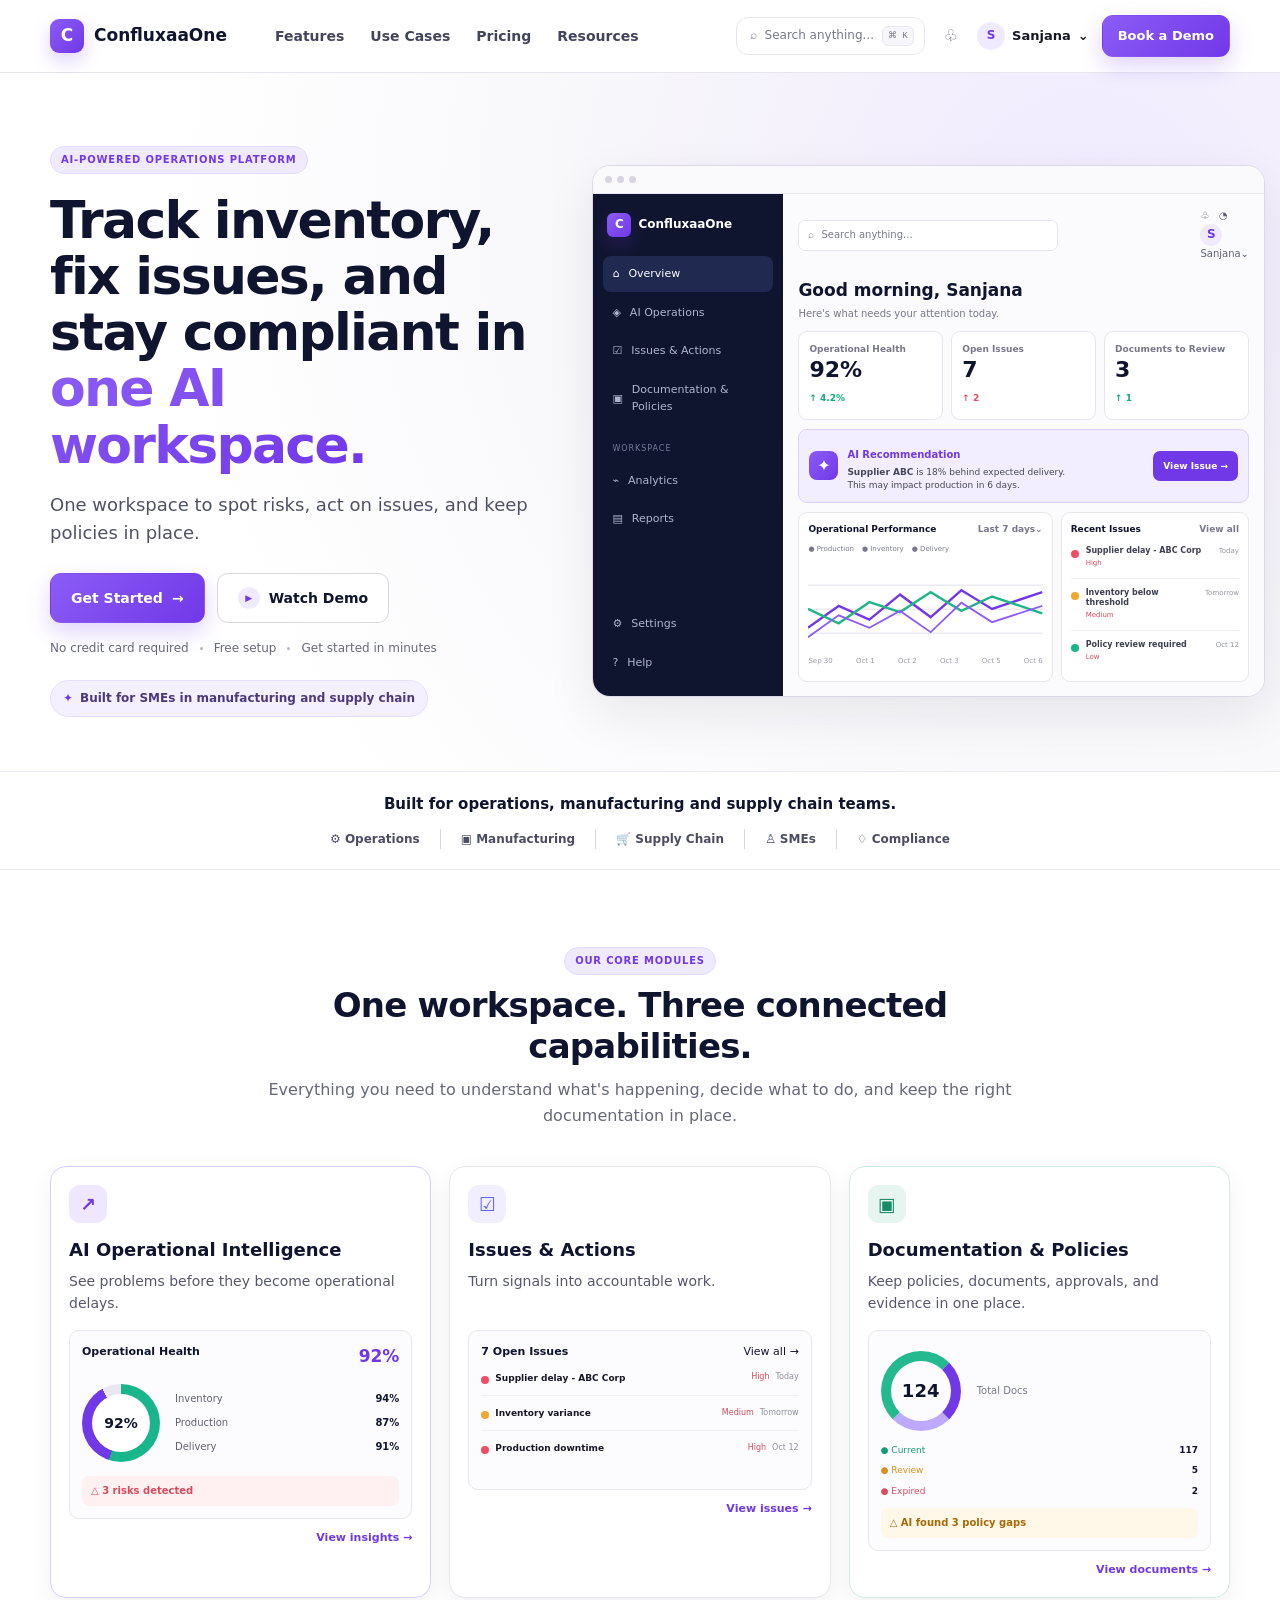
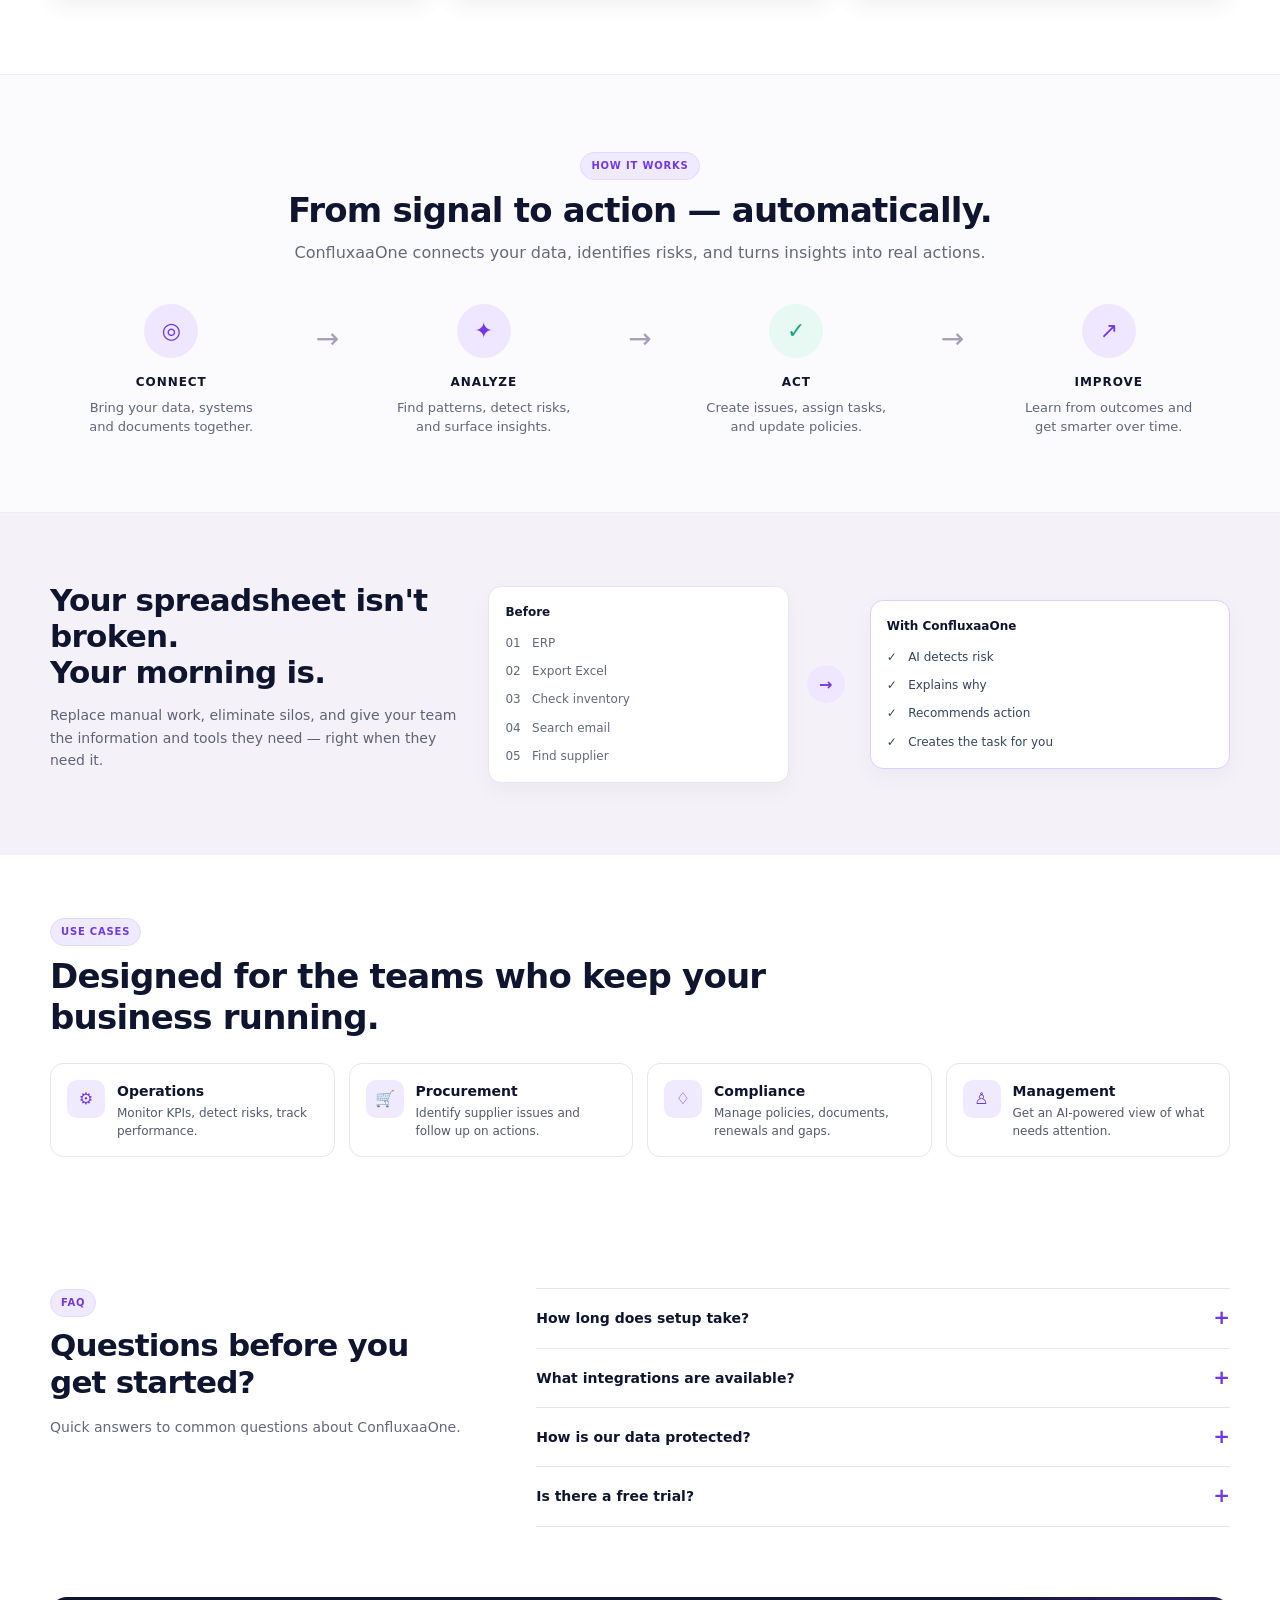
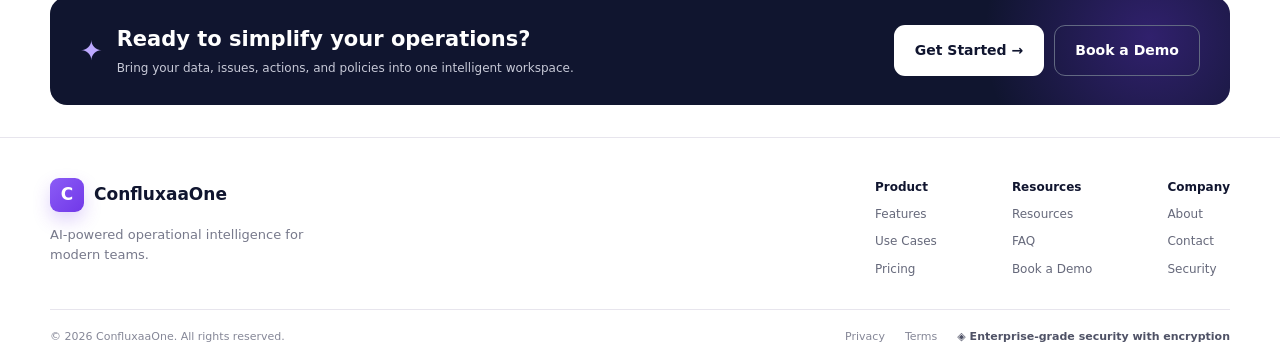
<file: index.html>
<!DOCTYPE html>
<html lang="en">
<head>
  <meta charset="UTF-8" />
  <meta name="viewport" content="width=device-width, initial-scale=1.0" />
  <meta name="description" content="ConfluxaaOne — Track inventory, fix issues, and stay compliant in one AI workspace." />
  <title>ConfluxaaOne — AI Operations Workspace</title>
  <link rel="stylesheet" href="styles.css" />
</head>
<body>
  <header class="site-header">
    <div class="container nav">
      <a class="brand" href="#top" aria-label="ConfluxaaOne home">
        <span class="brand-mark">C</span>
        <span>ConfluxaaOne</span>
      </a>

      <button class="mobile-menu" id="mobileMenu" aria-label="Open menu" aria-expanded="false">☰</button>

      <nav class="nav-links" id="navLinks">
        <a href="#modules">Features</a>
        <a href="#use-cases">Use Cases</a>
        <a href="#pricing">Pricing</a>
        <a href="#resources">Resources</a>
      </nav>

      <div class="nav-actions">
        <div class="search-pill" role="button" tabindex="0">⌕ <span>Search anything...</span><kbd>⌘ K</kbd></div>
        <button class="icon-btn" aria-label="Notifications">♧</button>
        <div class="user-mini"><span class="avatar">S</span><span>Sanjana</span><span>⌄</span></div>
        <a class="btn btn-primary btn-small" href="#cta">Book a Demo</a>
      </div>
    </div>
  </header>

  <main id="top">
    <!-- HERO -->
    <section class="hero">
      <div class="container hero-grid">
        <div class="hero-copy">
          <span class="eyebrow">AI-POWERED OPERATIONS PLATFORM</span>
          <h1>Track inventory, fix issues, and stay compliant in <span>one AI workspace.</span></h1>
          <p class="hero-subtitle">One workspace to spot risks, act on issues, and keep policies in place.</p>

          <div class="hero-actions">
            <a class="btn btn-primary" href="#cta">Get Started <span>→</span></a>
            <button class="btn btn-secondary" id="watchDemo"><span class="play">▶</span> Watch Demo</button>
          </div>

          <div class="reassurance">
            <span>No credit card required</span>
            <i></i>
            <span>Free setup</span>
            <i></i>
            <span>Get started in minutes</span>
          </div>

          <div class="built-for"><span>✦</span> Built for SMEs in manufacturing and supply chain</div>
        </div>

        <div class="dashboard-shell" aria-label="ConfluxaaOne dashboard preview">
          <div class="window-bar"><span></span><span></span><span></span></div>
          <div class="dashboard">
            <aside class="sidebar">
              <div class="dash-brand"><span class="brand-mark small">C</span><strong>ConfluxaaOne</strong></div>
              <a class="side-link active" href="#top">⌂ <span>Overview</span></a>
              <a class="side-link" href="#modules">◈ <span>AI Operations</span></a>
              <a class="side-link" href="#modules">☑ <span>Issues & Actions</span></a>
              <a class="side-link" href="#modules">▣ <span>Documentation & Policies</span></a>
              <div class="side-label">WORKSPACE</div>
              <a class="side-link" href="#modules">⌁ <span>Analytics</span></a>
              <a class="side-link" href="#resources">▤ <span>Reports</span></a>
              <div class="side-spacer"></div>
              <a class="side-link" href="#resources">⚙ <span>Settings</span></a>
              <a class="side-link" href="#faq">? <span>Help</span></a>
            </aside>

            <div class="dash-main">
              <div class="dash-top">
                <div class="dash-search">⌕ <span>Search anything...</span></div>
                <div class="dash-user">♧ &nbsp; ◔ &nbsp; <span class="avatar tiny">S</span> Sanjana⌄</div>
              </div>

              <div class="dash-heading">
                <div>
                  <h3>Good morning, Sanjana</h3>
                  <p>Here's what needs your attention today.</p>
                </div>
              </div>

              <div class="kpi-grid">
                <div class="kpi"><span>Operational Health</span><strong>92%</strong><em>↑ 4.2%</em></div>
                <div class="kpi"><span>Open Issues</span><strong>7</strong><em class="danger">↑ 2</em></div>
                <div class="kpi"><span>Documents to Review</span><strong>3</strong><em>↑ 1</em></div>
              </div>

              <div class="ai-card">
                <div class="ai-icon">✦</div>
                <div class="ai-copy">
                  <b>AI Recommendation</b>
                  <p><strong>Supplier ABC</strong> is 18% behind expected delivery.<br />This may impact production in 6 days.</p>
                </div>
                <button class="mini-action">View Issue →</button>
              </div>

              <div class="dash-bottom">
                <div class="chart-card">
                  <div class="card-head"><b>Operational Performance</b><span>Last 7 days⌄</span></div>
                  <div class="legend"><span>● Production</span><span>● Inventory</span><span>● Delivery</span></div>
                  <div class="chart">
                    <div class="chart-grid"></div>
                    <svg viewBox="0 0 420 150" preserveAspectRatio="none" aria-hidden="true">
                      <polyline points="0,105 55,70 110,92 165,52 220,88 275,45 330,75 420,48" fill="none" stroke="#7138E8" stroke-width="4"/>
                      <polyline points="0,75 55,98 110,64 165,80 220,48 275,78 330,55 420,82" fill="none" stroke="#20B486" stroke-width="4"/>
                      <polyline points="0,120 55,85 110,105 165,78 220,112 275,65 330,96 420,70" fill="none" stroke="#8B5CF6" stroke-width="3"/>
                    </svg>
                  </div>
                  <div class="chart-labels"><span>Sep 30</span><span>Oct 1</span><span>Oct 2</span><span>Oct 3</span><span>Oct 5</span><span>Oct 6</span></div>
                </div>

                <div class="issues-card">
                  <div class="card-head"><b>Recent Issues</b><span>View all</span></div>
                  <div class="issue-row"><span class="dot red"></span><div><b>Supplier delay - ABC Corp</b><small>High</small></div><time>Today</time></div>
                  <div class="issue-row"><span class="dot amber"></span><div><b>Inventory below threshold</b><small>Medium</small></div><time>Tomorrow</time></div>
                  <div class="issue-row"><span class="dot green"></span><div><b>Policy review required</b><small>Low</small></div><time>Oct 12</time></div>
                </div>
              </div>
            </div>
          </div>
        </div>
      </div>
    </section>

    <!-- BUILT FOR -->
    <section class="built-strip">
      <div class="container">
        <strong>Built for operations, manufacturing and supply chain teams.</strong>
        <div class="built-items">
          <span>⚙ Operations</span><i></i><span>▣ Manufacturing</span><i></i><span>🛒 Supply Chain</span><i></i><span>♙ SMEs</span><i></i><span>♢ Compliance</span>
        </div>
      </div>
    </section>

    <!-- MODULES -->
    <section class="section" id="modules">
      <div class="container">
        <div class="section-heading">
          <span class="eyebrow">OUR CORE MODULES</span>
          <h2>One workspace. Three connected capabilities.</h2>
          <p>Everything you need to understand what's happening, decide what to do, and keep the right documentation in place.</p>
        </div>

        <div class="module-grid">
          <article class="module-card purple-border">
            <div class="module-icon purple">↗</div>
            <h3>AI Operational Intelligence</h3>
            <p>See problems before they become operational delays.</p>
            <div class="module-preview">
              <div class="preview-title"><b>Operational Health</b><span>92%</span></div>
              <div class="health-row"><div class="ring"><b>92%</b></div><div class="metric-list"><span>Inventory <b>94%</b></span><span>Production <b>87%</b></span><span>Delivery <b>91%</b></span></div></div>
              <div class="alert-line">△ 3 risks detected</div>
            </div>
            <a href="#resources" class="module-link">View insights →</a>
          </article>

          <article class="module-card">
            <div class="module-icon lavender">☑</div>
            <h3>Issues & Actions</h3>
            <p>Turn signals into accountable work.</p>
            <div class="module-preview issues-preview">
              <div class="preview-title"><b>7 Open Issues</b><a href="#resources">View all →</a></div>
              <div class="compact-issue"><span class="dot red"></span><b>Supplier delay - ABC Corp</b><em>High</em><time>Today</time></div>
              <div class="compact-issue"><span class="dot amber"></span><b>Inventory variance</b><em>Medium</em><time>Tomorrow</time></div>
              <div class="compact-issue"><span class="dot red"></span><b>Production downtime</b><em>High</em><time>Oct 12</time></div>
            </div>
            <a href="#resources" class="module-link">View issues →</a>
          </article>

          <article class="module-card green-border">
            <div class="module-icon green">▣</div>
            <h3>Documentation & Policies</h3>
            <p>Keep policies, documents, approvals, and evidence in one place.</p>
            <div class="module-preview docs-preview">
              <div class="doc-stat"><div class="doc-ring">124</div><span>Total Docs</span></div>
              <div class="doc-list"><span>● Current <b>117</b></span><span>● Review <b>5</b></span><span>● Expired <b>2</b></span></div>
              <div class="alert-line amber-line">△ AI found 3 policy gaps</div>
            </div>
            <a href="#resources" class="module-link">View documents →</a>
          </article>
        </div>
      </div>
    </section>

    <!-- HOW IT WORKS -->
    <section class="section soft-section">
      <div class="container">
        <div class="section-heading">
          <span class="eyebrow">HOW IT WORKS</span>
          <h2>From signal to action — automatically.</h2>
          <p>ConfluxaaOne connects your data, identifies risks, and turns insights into real actions.</p>
        </div>

        <div class="steps">
          <div class="step"><div class="step-icon">◎</div><b>CONNECT</b><p>Bring your data, systems and documents together.</p></div>
          <span class="arrow">→</span>
          <div class="step"><div class="step-icon">✦</div><b>ANALYZE</b><p>Find patterns, detect risks, and surface insights.</p></div>
          <span class="arrow">→</span>
          <div class="step"><div class="step-icon">✓</div><b>ACT</b><p>Create issues, assign tasks, and update policies.</p></div>
          <span class="arrow">→</span>
          <div class="step"><div class="step-icon">↗</div><b>IMPROVE</b><p>Learn from outcomes and get smarter over time.</p></div>
        </div>
      </div>
    </section>

    <!-- BEFORE AFTER -->
    <section class="before-after" id="resources">
      <div class="container before-grid">
        <div class="before-copy">
          <h2>Your spreadsheet isn't broken.<br />Your morning is.</h2>
          <p>Replace manual work, eliminate silos, and give your team the information and tools they need — right when they need it.</p>
        </div>

        <div class="compare-card before">
          <b>Before</b>
          <span>01 &nbsp; ERP</span>
          <span>02 &nbsp; Export Excel</span>
          <span>03 &nbsp; Check inventory</span>
          <span>04 &nbsp; Search email</span>
          <span>05 &nbsp; Find supplier</span>
        </div>

        <div class="compare-arrow">→</div>

        <div class="compare-card after">
          <b>With ConfluxaaOne</b>
          <span>✓ &nbsp; AI detects risk</span>
          <span>✓ &nbsp; Explains why</span>
          <span>✓ &nbsp; Recommends action</span>
          <span>✓ &nbsp; Creates the task for you</span>
        </div>
      </div>
    </section>

    <!-- USE CASES -->
    <section class="section use-cases" id="use-cases">
      <div class="container">
        <div class="section-heading left">
          <span class="eyebrow">USE CASES</span>
          <h2>Designed for the teams who keep your business running.</h2>
        </div>

        <div class="team-grid">
          <article><span>⚙</span><div><h3>Operations</h3><p>Monitor KPIs, detect risks, track performance.</p></div></article>
          <article><span>🛒</span><div><h3>Procurement</h3><p>Identify supplier issues and follow up on actions.</p></div></article>
          <article><span>♢</span><div><h3>Compliance</h3><p>Manage policies, documents, renewals and gaps.</p></div></article>
          <article><span>♙</span><div><h3>Management</h3><p>Get an AI-powered view of what needs attention.</p></div></article>
        </div>
      </div>
    </section>

    <!-- FAQ -->
    <section class="section faq-section" id="faq">
      <div class="container faq-grid">
        <div>
          <span class="eyebrow">FAQ</span>
          <h2>Questions before you get started?</h2>
          <p>Quick answers to common questions about ConfluxaaOne.</p>
        </div>

        <div class="faq-list">
          <details>
            <summary>How long does setup take? <span>+</span></summary>
            <p>The prototype is designed around a simple onboarding flow. Production setup time will depend on your systems, integrations and data sources.</p>
          </details>
          <details>
            <summary>What integrations are available? <span>+</span></summary>
            <p>Integrations can be added for ERP, spreadsheets, document repositories and other operational systems as the product expands.</p>
          </details>
          <details>
            <summary>How is our data protected? <span>+</span></summary>
            <p>Security should be designed into every layer, including authentication, encryption, access controls, audit logs and secure integrations.</p>
          </details>
          <details>
            <summary>Is there a free trial? <span>+</span></summary>
            <p>Trial availability can be configured based on the final commercial plan.</p>
          </details>
        </div>
      </div>
    </section>

    <!-- CTA -->
    <section class="cta-section" id="cta">
      <div class="container cta-band">
        <div>
          <span class="cta-spark">✦</span>
          <div>
            <h2>Ready to simplify your operations?</h2>
            <p>Bring your data, issues, actions, and policies into one intelligent workspace.</p>
          </div>
        </div>
        <div class="cta-actions">
          <a class="btn btn-white" href="#top">Get Started →</a>
          <a class="btn btn-outline-white" href="#top">Book a Demo</a>
        </div>
      </div>
    </section>
  </main>

  <footer class="footer" id="pricing">
    <div class="container footer-top">
      <div class="footer-brand">
        <a class="brand" href="#top"><span class="brand-mark">C</span><span>ConfluxaaOne</span></a>
        <p>AI-powered operational intelligence for modern teams.</p>
      </div>
      <div class="footer-links">
        <div><b>Product</b><a href="#modules">Features</a><a href="#use-cases">Use Cases</a><a href="#pricing">Pricing</a></div>
        <div><b>Resources</b><a href="#resources">Resources</a><a href="#faq">FAQ</a><a href="#cta">Book a Demo</a></div>
        <div><b>Company</b><a href="#top">About</a><a href="#resources">Contact</a><a href="#top">Security</a></div>
      </div>
    </div>
    <div class="container footer-bottom">
      <span>© 2026 ConfluxaaOne. All rights reserved.</span>
      <div><a href="#top">Privacy</a><a href="#top">Terms</a><span class="security">◈ Enterprise-grade security with encryption</span></div>
    </div>
  </footer>

  <div class="demo-modal" id="demoModal" aria-hidden="true">
    <div class="modal-backdrop" data-close></div>
    <div class="modal">
      <button class="modal-close" data-close aria-label="Close">×</button>
      <span class="eyebrow">PRODUCT DEMO</span>
      <h2>See ConfluxaaOne in action.</h2>
      <p>This prototype uses a placeholder demo modal. Replace it with your real demo video URL when ready.</p>
      <div class="video-placeholder"><span>▶</span><b>Demo video</b><small>Replace this area with your real product walkthrough.</small></div>
    </div>
  </div>

  <script src="script.js"></script>
</body>
</html>
</file>
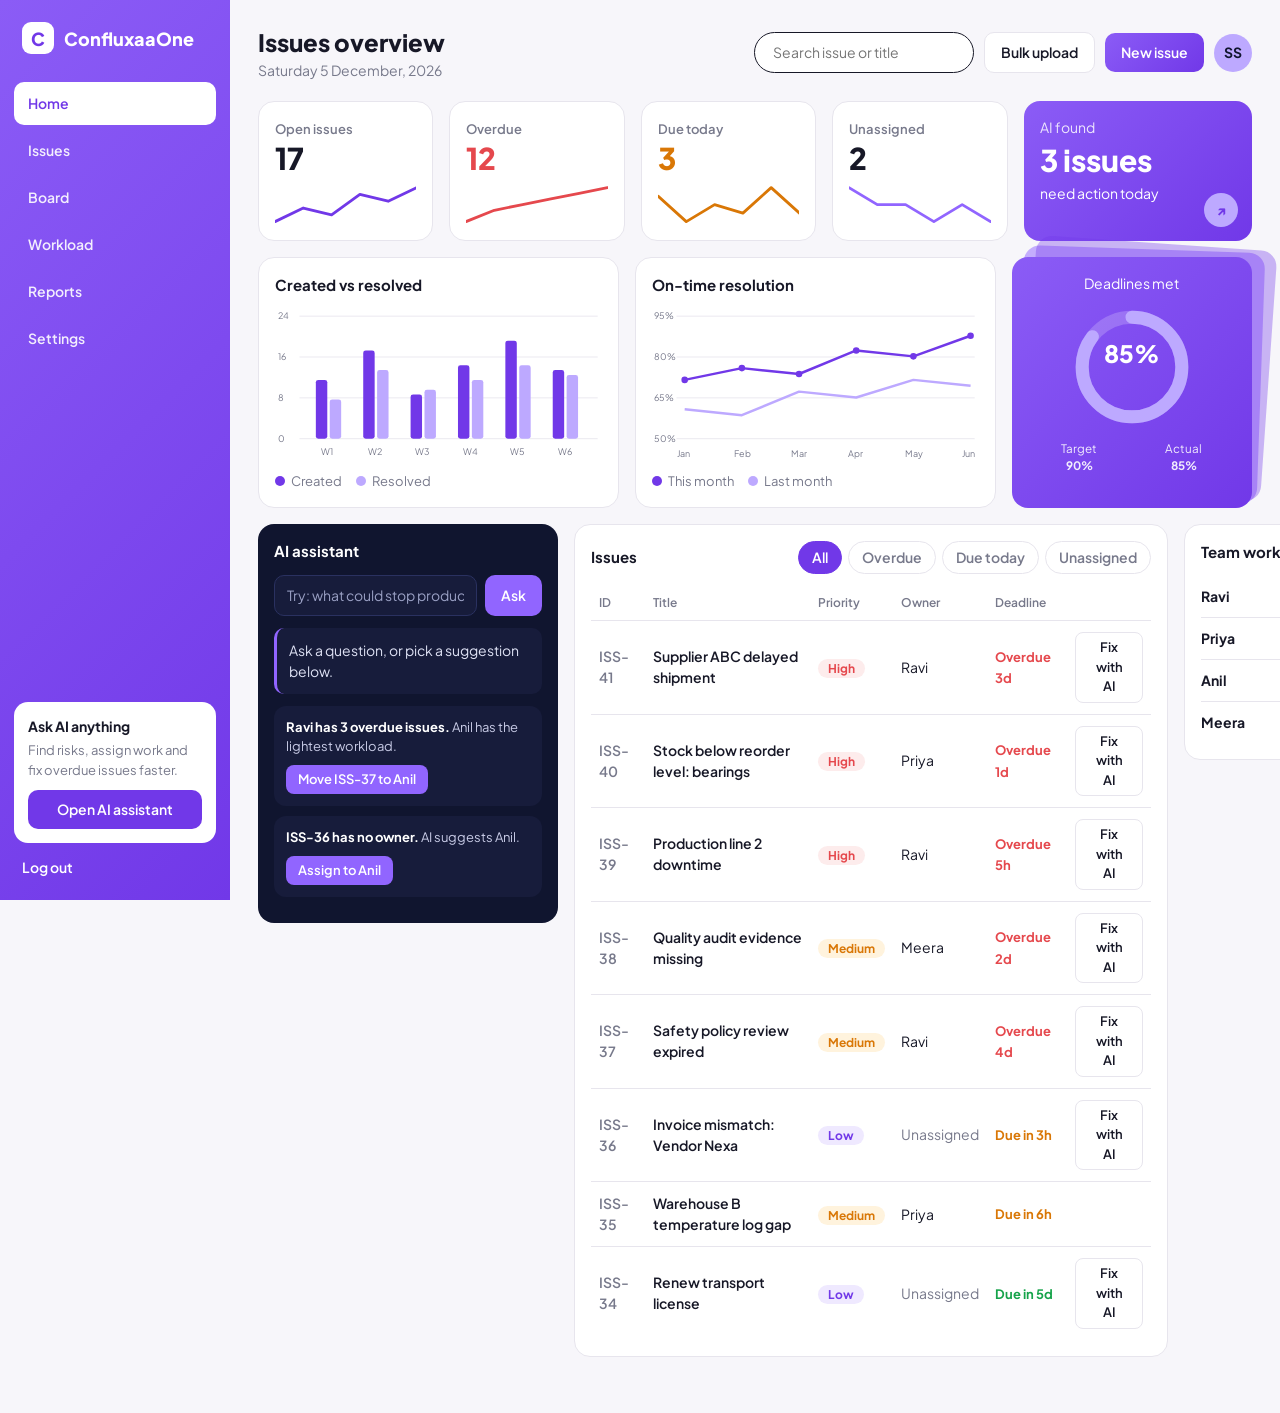
<file: issue and action/index.html>
<!DOCTYPE html>
<html lang="en">
<head>
<meta charset="UTF-8">
<meta name="viewport" content="width=device-width, initial-scale=1">
<title>ConfluxaaOne – Issues</title>
<link href="https://fonts.googleapis.com/css2?family=Plus+Jakarta+Sans:wght@400;500;600;700;800&display=swap" rel="stylesheet">
<link rel="stylesheet" href="style.css">
</head>
<body>
<div class="app">

  <aside class="side">
    <div class="logo"><span>C</span>ConfluxaaOne</div>
    <nav>
      <a class="on" href="#">Home</a>
      <a href="#">Issues</a>
      <a href="#">Board</a>
      <a href="#">Workload</a>
      <a href="#">Reports</a>
      <a href="#">Settings</a>
    </nav>
    <div class="promo">
      <b>Ask AI anything</b>
      <p>Find risks, assign work and fix overdue issues faster.</p>
      <button class="btn white" id="promoBtn">Open AI assistant</button>
    </div>
    <a class="logout" href="#">Log out</a>
  </aside>

  <main class="main">
    <header class="head">
      <div>
        <h1>Issues overview</h1>
        <p id="today"></p>
      </div>
      <div class="tools">
        <input class="search" id="search" placeholder="Search issue or title" aria-label="Search issues">
        <button class="btn" id="upload">Bulk upload</button>
        <button class="btn primary" id="newIssue">New issue</button>
        <span class="avatar">SS</span>
      </div>
    </header>

    <!-- Row 1: KPIs -->
    <section class="grid kpis">
      <div class="card kpi"><span>Open issues</span><b>17</b><svg id="s1" viewBox="0 0 100 30"></svg></div>
      <div class="card kpi"><span>Overdue</span><b class="red">12</b><svg id="s2" viewBox="0 0 100 30"></svg></div>
      <div class="card kpi"><span>Due today</span><b class="amber">3</b><svg id="s3" viewBox="0 0 100 30"></svg></div>
      <div class="card kpi"><span>Unassigned</span><b>2</b><svg id="s4" viewBox="0 0 100 30"></svg></div>
      <div class="card grad hero">
        <span>AI found</span>
        <b>3 issues</b>
        <p>need action today</p>
        <button class="round" id="heroBtn" aria-label="Review">↗</button>
      </div>
    </section>

    <!-- Row 2: charts -->
    <section class="grid charts">
      <div class="card"><h3>Created vs resolved</h3><svg id="bars" viewBox="0 0 400 190"></svg>
        <div class="legend"><i class="d1"></i>Created <i class="d2"></i>Resolved</div></div>
      <div class="card"><h3>On-time resolution</h3><svg id="line" viewBox="0 0 400 190"></svg>
        <div class="legend"><i class="d1"></i>This month <i class="d2"></i>Last month</div></div>
      <div class="stack">
        <div class="layer l1"></div><div class="layer l2"></div>
        <div class="card grad donut">
          <span>Deadlines met</span>
          <svg viewBox="0 0 120 120"><circle cx="60" cy="60" r="46" class="track"/><circle cx="60" cy="60" r="46" class="val" id="ring"/></svg>
          <em>85%</em>
          <div class="two"><small>Target<br><b>90%</b></small><small>Actual<br><b>85%</b></small></div>
        </div>
      </div>
    </section>

    <!-- Row 3: AI + issues + workload -->
    <section class="grid bottom">
      <div class="card ai">
        <h3>AI assistant</h3>
        <div class="askrow">
          <input id="q" placeholder="Try: what could stop production?" aria-label="Ask AI">
          <button class="btn accent" id="ask">Ask</button>
        </div>
        <div id="answer" class="answer">Ask a question, or pick a suggestion below.</div>
        <div id="tips"></div>
      </div>

      <div class="card list">
        <div class="listhead">
          <h3>Issues</h3>
          <div class="chips" id="chips">
            <button class="chip on" data-f="all">All</button>
            <button class="chip" data-f="over">Overdue</button>
            <button class="chip" data-f="today">Due today</button>
            <button class="chip" data-f="un">Unassigned</button>
          </div>
        </div>
        <div class="scroll"><table>
          <thead><tr><th>ID</th><th>Title</th><th>Priority</th><th>Owner</th><th>Deadline</th><th></th></tr></thead>
          <tbody id="rows"></tbody>
        </table></div>
      </div>

      <div class="card">
        <h3>Team workload</h3>
        <div id="load"></div>
      </div>
    </section>
  </main>
</div>
<div id="toast" class="toast" hidden></div>
<script src="script.js"></script>
</body>
</html>
</file>
<file: styles.css>
:root{
  --purple:#7138E8;
  --purple-2:#8B5CF6;
  --accent:#9165FF;
  --light-purple:#BDA9FF;
  --navy:#10152F;
  --navy-2:#171C3B;
  --bg:#F7F6FA;
  --white:#FFFFFF;
  --text:#171827;
  --muted:#77798B;
  --border:#E7E5ED;
  --gradient:linear-gradient(135deg,#8B5CF6,#7138E8);
  --shadow:0 18px 50px rgba(23,24,39,.08);
  --shadow-sm:0 8px 24px rgba(23,24,39,.06);
  --radius:18px;
  --container:1180px;
}
*{box-sizing:border-box}
html{scroll-behavior:smooth}
body{margin:0;font-family:Inter,ui-sans-serif,system-ui,-apple-system,BlinkMacSystemFont,"Segoe UI",sans-serif;color:var(--text);background:var(--white);font-size:16px;line-height:1.6}
a{text-decoration:none;color:inherit}
button,input{font:inherit}
button{cursor:pointer}
.container{width:min(calc(100% - 40px),var(--container));margin:0 auto}
.site-header{position:sticky;top:0;z-index:50;background:rgba(255,255,255,.94);backdrop-filter:blur(14px);border-bottom:1px solid var(--border)}
.nav{height:72px;display:flex;align-items:center;gap:28px}
.brand{display:inline-flex;align-items:center;gap:10px;font-weight:800;color:var(--navy);font-size:17px;white-space:nowrap}
.brand-mark{width:34px;height:34px;border-radius:9px;display:grid;place-items:center;color:#fff;background:var(--gradient);font-weight:900;box-shadow:0 8px 18px rgba(113,56,232,.22)}
.brand-mark.small{width:24px;height:24px;border-radius:6px;font-size:12px}
.nav-links{display:flex;gap:26px;margin-left:20px}
.nav-links a{font-size:14px;font-weight:650;color:#41445A}
.nav-links a:hover{color:var(--purple)}
.nav-actions{margin-left:auto;display:flex;align-items:center;gap:13px}
.search-pill{height:38px;border:1px solid var(--border);border-radius:12px;padding:0 10px 0 13px;display:flex;align-items:center;gap:8px;color:var(--muted);font-size:12px;background:#fff;min-width:180px}
.search-pill kbd{margin-left:auto;border:1px solid var(--border);background:var(--bg);border-radius:6px;padding:2px 5px;font-size:9px}
.icon-btn{border:0;background:transparent;color:var(--muted)}
.user-mini{display:flex;align-items:center;gap:7px;font-size:13px;font-weight:650}
.avatar{width:28px;height:28px;border-radius:50%;display:grid;place-items:center;background:#EFEAFF;color:var(--purple);font-weight:800;font-size:12px}
.avatar.tiny{width:22px;height:22px}
.mobile-menu{display:none;margin-left:auto;border:0;background:transparent;font-size:24px}
.btn{display:inline-flex;align-items:center;justify-content:center;gap:9px;border-radius:11px;padding:13px 20px;font-weight:750;font-size:14px;border:1px solid transparent;transition:.2s ease}
.btn:hover{transform:translateY(-1px)}
.btn-primary{color:#fff;background:var(--gradient);box-shadow:0 9px 22px rgba(113,56,232,.22)}
.btn-secondary{color:var(--navy);background:#fff;border-color:#D9D6E2}
.btn-small{padding:10px 15px;font-size:13px}
.play{width:22px;height:22px;border-radius:50%;display:grid;place-items:center;background:#F0EAFF;color:var(--purple);font-size:9px}

.hero{padding:72px 0 54px;background:radial-gradient(circle at 85% 20%,#F0EAFF 0,#F7F6FA 38%,#fff 75%);border-bottom:1px solid #EEEAF4}
.hero-grid{display:grid;grid-template-columns:43% 57%;align-items:center;gap:35px}
.eyebrow{display:inline-flex;align-items:center;gap:6px;color:var(--purple);background:#F0EAFF;border:1px solid #E4D9FF;border-radius:999px;padding:5px 10px;font-size:10px;letter-spacing:.08em;font-weight:850}
.hero h1{font-size:52px;line-height:1.08;letter-spacing:-1.7px;color:var(--navy);margin:18px 0 18px;font-weight:850}
.hero h1 span{background:var(--gradient);-webkit-background-clip:text;background-clip:text;color:transparent}
.hero-subtitle{font-size:18px;line-height:1.55;color:#4F5266;max-width:490px;margin:0 0 26px}
.hero-actions{display:flex;gap:12px;flex-wrap:wrap}
.reassurance{display:flex;gap:11px;align-items:center;color:#66697C;font-size:12px;margin-top:16px;flex-wrap:wrap}
.reassurance i{width:3px;height:3px;border-radius:50%;background:#B6B3C1}
.built-for{display:inline-flex;align-items:center;gap:7px;margin-top:22px;padding:8px 12px;background:#F4F0FF;border:1px solid #E8DEFF;border-radius:999px;color:#4C397C;font-size:12px;font-weight:700}
.built-for span{color:var(--purple)}

.dashboard-shell{border:1px solid #DCD8E6;border-radius:18px;background:#fff;box-shadow:var(--shadow);overflow:hidden}
.window-bar{height:28px;background:#FAF9FC;border-bottom:1px solid var(--border);display:flex;align-items:center;padding-left:12px;gap:5px}
.window-bar span{width:7px;height:7px;border-radius:50%;background:#D9D5E0}
.dashboard{display:flex;min-height:470px}
.sidebar{width:190px;background:var(--navy);color:#AEB4D0;padding:16px 10px;display:flex;flex-direction:column;gap:3px}
.dash-brand{display:flex;align-items:center;gap:7px;color:#fff;font-size:12px;margin:3px 4px 16px}
.side-link{display:flex;align-items:center;gap:9px;padding:9px 9px;border-radius:8px;font-size:11px}
.side-link:hover,.side-link.active{background:#202A51;color:#fff}
.side-label{font-size:8px;letter-spacing:.12em;color:#727A9B;margin:15px 9px 4px}
.side-spacer{flex:1}
.dash-main{flex:1;padding:14px 15px;background:#FBFAFD;min-width:0}
.dash-top{display:flex;justify-content:space-between;align-items:center;gap:12px}
.dash-search{height:31px;border:1px solid var(--border);border-radius:7px;background:#fff;display:flex;align-items:center;gap:7px;padding:0 9px;color:var(--muted);font-size:10px;flex:1;max-width:260px}
.dash-user{font-size:10px;color:#5D6072;white-space:nowrap}
.dash-heading{margin:15px 0 9px}
.dash-heading h3{margin:0;font-size:17px;color:var(--navy)}
.dash-heading p{margin:2px 0 0;color:var(--muted);font-size:10px}
.kpi-grid{display:grid;grid-template-columns:repeat(3,1fr);gap:8px}
.kpi{background:#fff;border:1px solid var(--border);border-radius:9px;padding:10px}
.kpi span{display:block;font-size:9px;color:var(--muted);font-weight:700}
.kpi strong{display:block;font-size:22px;line-height:1.2;color:var(--navy)}
.kpi em{font-size:9px;color:#14A77D;font-style:normal;font-weight:800}
.kpi em.danger{color:#E24E63}
.ai-card{margin-top:9px;background:#F3EEFF;border:1px solid #DDD0FF;border-radius:9px;padding:10px;display:flex;align-items:center;gap:9px}
.ai-icon{width:29px;height:29px;border-radius:8px;background:var(--gradient);color:#fff;display:grid;place-items:center;flex:0 0 auto}
.ai-copy{min-width:0;flex:1}
.ai-copy b{font-size:10px;color:var(--purple)}
.ai-copy p{margin:1px 0 0;font-size:9px;line-height:1.45;color:#45475A}
.mini-action{border:0;border-radius:7px;background:var(--purple);color:#fff;font-size:9px;padding:8px 10px;font-weight:750;white-space:nowrap}
.dash-bottom{display:grid;grid-template-columns:1.35fr 1fr;gap:8px;margin-top:9px}
.chart-card,.issues-card{background:#fff;border:1px solid var(--border);border-radius:9px;padding:9px;min-width:0}
.card-head{display:flex;justify-content:space-between;gap:10px;font-size:9px;color:var(--navy)}
.card-head span{color:var(--muted);font-weight:600}
.legend{display:flex;gap:8px;color:var(--muted);font-size:7px;margin:7px 0}
.chart{height:94px;position:relative;overflow:hidden}
.chart-grid{position:absolute;inset:0;background:repeating-linear-gradient(to bottom,transparent 0 22px,#ECEAF1 23px 24px)}
.chart svg{width:100%;height:100%;position:relative}
.chart-labels{display:flex;justify-content:space-between;color:#9A9BAB;font-size:7px}
.issue-row{display:grid;grid-template-columns:8px 1fr auto;gap:7px;align-items:start;padding:9px 0;border-bottom:1px solid #F0EEF4}
.issue-row:last-child{border-bottom:0}
.dot{width:8px;height:8px;border-radius:50%;display:inline-block;margin-top:4px}
.red{background:#EF4D61}.amber{background:#F0A82E}.green{background:#19B68B}
.issue-row b{display:block;font-size:8px;color:#3D4052;line-height:1.25}
.issue-row small{display:block;font-size:7px;color:#D84A5D;margin-top:2px}
.issue-row time{font-size:7px;color:#9294A2;white-space:nowrap}

.built-strip{background:#fff;border-bottom:1px solid var(--border);padding:20px 0}
.built-strip strong{display:block;text-align:center;font-size:15px;color:var(--navy)}
.built-items{display:flex;justify-content:center;align-items:center;gap:20px;margin-top:13px;color:#4B4E62;font-size:12px;font-weight:700;flex-wrap:wrap}
.built-items i{width:1px;height:20px;background:#D9D6E1}

.section{padding:76px 0}
.section-heading{text-align:center;max-width:760px;margin:0 auto 38px}
.section-heading h2,.faq-grid h2{font-size:34px;line-height:1.2;letter-spacing:-.8px;color:var(--navy);margin:10px 0 10px}
.section-heading p{font-size:16px;color:#65687A;margin:0}
.section-heading.left{text-align:left;margin-left:0;margin-bottom:25px}
.module-grid{display:grid;grid-template-columns:repeat(3,1fr);gap:18px}
.module-card{border:1px solid var(--border);border-radius:16px;padding:18px;background:#fff;box-shadow:var(--shadow-sm)}
.module-card.purple-border{border-color:#D9CCFF}.module-card.green-border{border-color:#D0EADF}
.module-icon{width:38px;height:38px;border-radius:11px;display:grid;place-items:center;font-size:19px;font-weight:800}
.module-icon.purple{background:#EEE7FF;color:var(--purple)}
.module-icon.lavender{background:#F0EEFF;color:#6366F1}
.module-icon.green{background:#E6F5EF;color:#168A67}
.module-card h3{font-size:18px;color:var(--navy);margin:13px 0 5px}
.module-card>p{font-size:14px;color:#55586C;margin:0 0 15px;min-height:45px}
.module-preview{border:1px solid var(--border);border-radius:10px;padding:12px;background:#FCFBFE;min-height:160px}
.preview-title{display:flex;justify-content:space-between;font-size:11px;color:var(--navy)}
.preview-title span{font-size:17px;color:var(--purple);font-weight:850}
.health-row{display:flex;align-items:center;gap:15px;margin:14px 0}
.ring{width:78px;height:78px;border-radius:50%;display:grid;place-items:center;background:conic-gradient(#19B68B 0 55%,#7138E8 55% 92%,#EAE7F0 92% 100%);position:relative;color:var(--navy);font-size:14px;font-weight:850}
.ring:after{content:"";position:absolute;width:58px;height:58px;border-radius:50%;background:#fff}
.ring b{position:relative;z-index:1}
.metric-list{flex:1;display:grid;gap:8px;font-size:10px;color:#5F6274}
.metric-list span{display:flex;justify-content:space-between}.metric-list b{color:var(--navy)}
.alert-line{padding:7px 9px;border-radius:7px;background:#FFF1F2;color:#D74B5C;font-size:10px;font-weight:750}
.module-link{display:block;text-align:right;color:var(--purple);font-size:11px;font-weight:800;margin-top:10px}
.compact-issue{display:grid;grid-template-columns:8px 1fr auto auto;gap:6px;align-items:center;padding:10px 0;border-bottom:1px solid #F0EEF4;font-size:9px}
.compact-issue:last-child{border-bottom:0}.compact-issue em{font-size:8px;font-style:normal;color:#D34B5C}.compact-issue time{font-size:8px;color:#8D8F9D}
.doc-stat{display:flex;align-items:center;gap:16px;margin:8px 0 12px}.doc-ring{width:80px;height:80px;border-radius:50%;display:grid;place-items:center;border:10px solid #25B990;border-right-color:#7138E8;border-bottom-color:#BDA9FF;font-weight:850;font-size:18px;color:var(--navy)}.doc-stat span{font-size:10px;color:var(--muted)}
.doc-list{display:grid;gap:6px;font-size:9px;color:#5D6072;margin-bottom:10px}.doc-list b{float:right;color:var(--navy)}.doc-list span:nth-child(1){color:#149B78}.doc-list span:nth-child(2){color:#D89120}.doc-list span:nth-child(3){color:#DD4D61}.amber-line{background:#FFF8E9;color:#A56A08}

.soft-section{background:#FBFAFD;border-top:1px solid #F0EEF4;border-bottom:1px solid #F0EEF4}
.steps{display:grid;grid-template-columns:1fr 50px 1fr 50px 1fr 50px 1fr;align-items:start;gap:10px}
.step{text-align:center}.step-icon{width:54px;height:54px;margin:0 auto 10px;border-radius:50%;display:grid;place-items:center;background:#EEE7FF;color:var(--purple);font-size:22px}.step:nth-of-type(3) .step-icon{background:#E8F8F2;color:#16A57D}.step:nth-of-type(5) .step-icon{background:#F2ECFF;color:#7138E8}
.step b{font-size:12px;color:var(--navy);letter-spacing:.08em}.step p{font-size:13px;color:#626579;max-width:180px;margin:5px auto 0;line-height:1.45}.arrow{color:#A69DBB;font-size:28px;text-align:center;margin-top:13px}

.before-after{padding:70px 0;background:#F4F2F8}
.before-grid{display:grid;grid-template-columns:1.05fr .75fr 45px .9fr;gap:18px;align-items:center}
.before-copy h2{font-size:31px;line-height:1.15;color:var(--navy);margin:0 0 12px;letter-spacing:-.7px}.before-copy p{font-size:14px;color:#5F6274;max-width:420px}
.compare-card{background:#fff;border:1px solid var(--border);border-radius:13px;padding:16px;display:grid;gap:9px;box-shadow:0 8px 22px rgba(23,24,39,.04)}.compare-card b{font-size:12px;color:var(--navy);margin-bottom:3px}.compare-card span{font-size:12px;color:#646779}.compare-card.after{border-color:#DCCFFF}.compare-card.after span{color:#34435E}.compare-arrow{width:38px;height:38px;border-radius:50%;display:grid;place-items:center;background:#EEE7FF;color:var(--purple);font-weight:900}

.use-cases{padding-top:62px}
.team-grid{display:grid;grid-template-columns:repeat(4,1fr);gap:14px}
.team-grid article{display:flex;gap:12px;border:1px solid var(--border);border-radius:13px;padding:16px;background:#fff}.team-grid article>span{width:38px;height:38px;border-radius:10px;background:#F0EAFF;color:var(--purple);display:grid;place-items:center;flex:0 0 auto}.team-grid h3{font-size:14px;margin:0 0 3px;color:var(--navy)}.team-grid p{font-size:12px;line-height:1.45;color:#55586C;margin:0}

.faq-section{padding-top:55px;padding-bottom:70px}
.faq-grid{display:grid;grid-template-columns:.75fr 1.25fr;gap:70px;align-items:start}.faq-grid h2{font-size:31px}.faq-grid>div>p{font-size:14px;color:#646779}
.faq-list{border-top:1px solid var(--border)}details{border-bottom:1px solid var(--border);padding:0}summary{list-style:none;cursor:pointer;padding:18px 0;display:flex;justify-content:space-between;gap:20px;font-size:14px;font-weight:750;color:var(--navy)}summary::-webkit-details-marker{display:none}summary span{color:var(--purple);font-size:20px;line-height:1}details p{margin:-3px 0 18px;color:#66697B;font-size:13px;max-width:700px}

.cta-section{padding:0 0 32px}.cta-band{background:var(--navy);border-radius:17px;padding:26px 30px;display:flex;align-items:center;justify-content:space-between;gap:20px;color:#fff;overflow:hidden;position:relative}.cta-band:after{content:"";position:absolute;right:-100px;top:-140px;width:360px;height:360px;border-radius:50%;background:radial-gradient(circle,#7138E855,transparent 65%)}.cta-band>div:first-child{display:flex;gap:14px;align-items:center;position:relative;z-index:1}.cta-spark{font-size:27px;color:#BDA9FF}.cta-band h2{font-size:21px;margin:0 0 3px}.cta-band p{font-size:12px;color:#C7C9D7;margin:0}.cta-actions{display:flex;gap:10px;position:relative;z-index:1}.btn-white{background:#fff;color:var(--navy)}.btn-outline-white{border-color:#626982;color:#fff}

.footer{background:#fff;border-top:1px solid var(--border)}.footer-top{padding:40px 0 30px;display:flex;justify-content:space-between;gap:40px}.footer-brand p{color:#77798B;font-size:13px;max-width:270px}.footer-links{display:flex;gap:75px}.footer-links>div{display:grid;gap:8px}.footer-links b{font-size:12px;color:var(--navy)}.footer-links a{font-size:12px;color:#66697B}.footer-bottom{border-top:1px solid var(--border);padding:18px 0;display:flex;justify-content:space-between;gap:20px;color:#858797;font-size:11px}.footer-bottom>div{display:flex;gap:20px;align-items:center}.security{color:#4F5266;font-weight:700}

.demo-modal{display:none;position:fixed;inset:0;z-index:100}.demo-modal.open{display:block}.modal-backdrop{position:absolute;inset:0;background:rgba(16,21,47,.55);backdrop-filter:blur(4px)}.modal{position:relative;width:min(92%,680px);margin:10vh auto;background:#fff;border-radius:20px;padding:30px;box-shadow:0 30px 80px rgba(0,0,0,.25)}.modal h2{font-size:30px;color:var(--navy);margin:10px 0}.modal p{color:var(--muted)}.modal-close{position:absolute;right:18px;top:14px;border:0;background:transparent;font-size:28px;color:var(--muted)}.video-placeholder{height:300px;border-radius:14px;background:linear-gradient(135deg,#171C3B,#7138E8);color:#fff;display:flex;flex-direction:column;align-items:center;justify-content:center;gap:8px}.video-placeholder span{width:56px;height:56px;border-radius:50%;background:#fff;color:var(--purple);display:grid;place-items:center}.video-placeholder small{color:#DAD8E5}

@media (max-width:1050px){
  .nav-links{gap:16px}.search-pill{display:none}.hero h1{font-size:44px}.hero-grid{grid-template-columns:1fr}.hero-copy{max-width:720px}.dashboard-shell{max-width:900px}.module-grid{grid-template-columns:1fr}.module-card{display:grid;grid-template-columns:auto 1fr;column-gap:15px}.module-card .module-icon{grid-row:1/3}.module-card>p{min-height:auto}.module-preview,.module-link{grid-column:1/-1}.team-grid{grid-template-columns:repeat(2,1fr)}
}
@media (max-width:760px){
  body{font-size:16px}.container{width:min(calc(100% - 28px),var(--container))}.nav{height:64px}.mobile-menu{display:block}.nav-links{display:none;position:absolute;left:14px;right:14px;top:70px;background:#fff;border:1px solid var(--border);border-radius:14px;padding:10px;box-shadow:var(--shadow);flex-direction:column}.nav-links.open{display:flex}.nav-actions .icon-btn,.nav-actions .user-mini{display:none}.nav-actions{margin-left:0}.nav-actions .btn{display:none}
  .hero{padding:48px 0 36px}.hero h1{font-size:39px;letter-spacing:-1.2px}.hero-subtitle{font-size:17px}.dashboard{min-height:420px}.sidebar{width:145px}.side-link{font-size:10px}.dash-main{padding:11px}.kpi-grid{grid-template-columns:1fr 1fr}.kpi:last-child{grid-column:1/-1}.dash-bottom{grid-template-columns:1fr}.issues-card{display:none}.ai-card{align-items:flex-start}.mini-action{display:none}
  .built-items{gap:12px}.built-items i{display:none}.built-strip{padding:18px 0}.built-strip strong{font-size:14px}
  .section{padding:56px 0}.section-heading h2,.faq-grid h2{font-size:29px}.section-heading p{font-size:15px}.module-card{display:block}.module-card .module-icon{margin-bottom:12px}
  .steps{grid-template-columns:1fr 1fr;gap:28px 16px}.arrow{display:none}.step p{font-size:13px}
  .before-grid{grid-template-columns:1fr}.compare-arrow{margin:auto;transform:rotate(90deg)}.before-copy h2{font-size:29px}
  .team-grid{grid-template-columns:1fr}.faq-grid{grid-template-columns:1fr;gap:30px}.faq-section{padding-bottom:50px}
  .cta-band{padding:24px 20px;flex-direction:column;align-items:flex-start}.cta-actions{width:100%}.cta-actions .btn{flex:1}.footer-top{flex-direction:column}.footer-links{gap:35px;flex-wrap:wrap}.footer-bottom{flex-direction:column}.footer-bottom>div{flex-wrap:wrap;gap:12px}
}
@media (max-width:480px){
  .hero h1{font-size:33px}.hero-actions .btn{width:100%}.reassurance{font-size:11px}.built-for{font-size:11px}.dashboard-shell{border-radius:13px}.sidebar{width:112px;padding:12px 7px}.side-link{padding:8px 6px;font-size:9px}.dash-brand strong{display:none}.dash-heading h3{font-size:14px}.dash-heading p{font-size:9px}.kpi strong{font-size:18px}.ai-copy p{font-size:8px}.chart-card{min-height:150px}.module-preview{min-height:auto}.cta-actions{flex-direction:column}.cta-actions .btn{width:100%}
}
</file>
<file: issue and action/style.css>
:root{
  --p1:#7138E8; --p2:#8B5CF6; --p3:#9165FF; --pl:#BDA9FF;
  --navy:#10152F; --navy2:#171C3B;
  --bg:#F7F6FA; --white:#FFFFFF;
  --ink:#171827; --mut:#77798B; --line:#E7E5ED;
  --grad:linear-gradient(135deg,#8B5CF6,#7138E8);
  --red:#E5484D; --amber:#D97706; --green:#16A34A;
  --r:16px;
}
*{box-sizing:border-box}
body{margin:0;background:var(--bg);color:var(--ink);font:14px/1.5 'Plus Jakarta Sans',system-ui,sans-serif}
button,input{font:inherit;color:inherit}
button{cursor:pointer}
:focus-visible{outline:2px solid var(--p3);outline-offset:2px}
h1{margin:0;font-size:24px;font-weight:800}
h3{margin:0 0 12px;font-size:15px;font-weight:700}
p{margin:0}

.app{display:flex;min-height:100vh}

/* Sidebar */
.side{width:230px;background:var(--grad);color:#fff;padding:22px 14px;display:flex;flex-direction:column;flex-shrink:0;position:sticky;top:0;height:100vh}
.logo{display:flex;align-items:center;gap:10px;font-weight:800;font-size:18px;margin:0 8px 28px}
.logo span{width:32px;height:32px;border-radius:9px;background:#fff;color:var(--p1);display:grid;place-items:center}
.side nav a{display:block;color:#fff;text-decoration:none;padding:11px 14px;border-radius:10px;font-weight:600;margin-bottom:4px;opacity:.9}
.side nav a:hover{background:#ffffff22}
.side nav a.on{background:#fff;color:var(--p1);opacity:1}
.promo{margin-top:auto;background:#fff;color:var(--ink);border-radius:14px;padding:14px}
.promo p{color:var(--mut);margin:4px 0 10px;font-size:13px}
.logout{color:#fff;text-decoration:none;margin:14px 8px 0;font-weight:600}

/* Main */
.main{flex:1;min-width:0;padding:24px 28px 40px}
.head{display:flex;justify-content:space-between;align-items:center;gap:16px;flex-wrap:wrap;margin-bottom:20px}
.head p{color:var(--mut)}
.tools{display:flex;gap:10px;align-items:center;flex-wrap:wrap}
.search{border:1px solid var(--ink);border-radius:999px;padding:9px 18px;background:#fff;width:220px}
.avatar{width:38px;height:38px;border-radius:50%;background:var(--pl);color:var(--navy);display:grid;place-items:center;font-weight:700}
.btn{border:1px solid var(--line);background:#fff;border-radius:10px;padding:9px 16px;font-weight:600}
.btn:hover{border-color:var(--p2)}
.btn.primary{background:var(--grad);color:#fff;border:0}
.btn.accent{background:var(--p3);color:#fff;border:0}
.btn.white{background:var(--p1);color:#fff;border:0;width:100%}
.btn.sm{padding:5px 12px;font-size:13px;border-radius:8px}

.card{background:#fff;border:1px solid var(--line);border-radius:var(--r);padding:16px}
.grad{background:var(--grad);color:#fff;border:0}
.grid{display:grid;gap:16px;margin-bottom:16px}

/* KPIs */
.kpis{grid-template-columns:repeat(4,1fr) 1.3fr}
.kpi span{color:var(--mut);font-weight:600;font-size:13px}
.kpi b{display:block;font-size:30px;font-weight:800;line-height:1.2}
.kpi b.red{color:var(--red)}.kpi b.amber{color:var(--amber)}
.kpi svg{width:100%;height:30px;margin-top:6px}
.hero{position:relative}
.hero span{opacity:.85}
.hero b{display:block;font-size:30px;font-weight:800}
.round{position:absolute;right:14px;bottom:14px;width:34px;height:34px;border-radius:50%;border:0;background:var(--pl);color:var(--p1);font-weight:800}

/* Charts */
.charts{grid-template-columns:1.2fr 1.2fr .8fr}
.card svg{width:100%;height:auto;display:block}
.legend{display:flex;gap:14px;align-items:center;color:var(--mut);font-size:13px;margin-top:8px}
.legend i{width:10px;height:10px;border-radius:50%;display:inline-block;margin-right:-8px}
.d1{background:var(--p1)}.d2{background:var(--pl)}
.stack{position:relative}
.layer{position:absolute;inset:0;border-radius:var(--r)}
.l1{background:var(--p3);transform:translate(8px,-8px) rotate(2deg);opacity:.5}
.l2{background:var(--p1);transform:translate(16px,-14px) rotate(4deg);opacity:.35}
.donut{position:relative;height:100%;text-align:center;z-index:1}
.donut svg{width:130px;margin:8px auto 0}
.track{fill:none;stroke:#ffffff33;stroke-width:12}
.val{fill:none;stroke:var(--pl);stroke-width:12;stroke-linecap:round;transform:rotate(-90deg);transform-origin:60px 60px;stroke-dasharray:290;stroke-dashoffset:290;transition:stroke-dashoffset 1s ease}
.donut em{position:absolute;left:0;right:0;top:78px;font-style:normal;font-weight:800;font-size:24px}
.two{display:flex;justify-content:space-around;margin-top:8px}
.two small{opacity:.9}

/* Bottom */
.bottom{grid-template-columns:1fr 1.7fr 1fr;align-items:start}
.ai{background:var(--navy);color:#fff;border:0}
.ai h3{color:#fff}
.askrow{display:flex;gap:8px}
.askrow input{flex:1;min-width:0;background:var(--navy2);border:1px solid #2a3160;color:#fff;border-radius:10px;padding:9px 12px}
.askrow input::placeholder{color:#9aa0c4}
.answer{background:var(--navy2);border-left:3px solid var(--p3);border-radius:10px;padding:12px;margin:12px 0;color:#dfe2f5}
.tip{background:var(--navy2);border-radius:12px;padding:12px;margin-bottom:10px}
.tip p{color:#c8cbe6;margin-bottom:8px;font-size:13px}
.tip b{color:#fff}

.listhead{display:flex;justify-content:space-between;align-items:center;gap:8px;flex-wrap:wrap}
.chips{display:flex;gap:6px;flex-wrap:wrap;margin-bottom:12px}
.chip{border:1px solid var(--line);background:#fff;border-radius:999px;padding:5px 13px;font-weight:600;color:var(--mut)}
.chip.on{background:var(--p1);border-color:var(--p1);color:#fff}
.scroll{overflow-x:auto}
table{width:100%;border-collapse:collapse;min-width:560px}
th{text-align:left;color:var(--mut);font-size:12px;font-weight:600;padding:8px;border-bottom:1px solid var(--line)}
td{padding:11px 8px;border-bottom:1px solid var(--line);vertical-align:middle}
tr:last-child td{border:0}
.t{font-weight:600}
.id{color:var(--mut);font-weight:600}
.tag{padding:2px 10px;border-radius:999px;font-size:12px;font-weight:700}
.High{background:#FDECEC;color:var(--red)}.Medium{background:#FFF3DD;color:var(--amber)}.Low{background:#EFE9FF;color:var(--p1)}
.sla{font-weight:700;font-size:13px}.sla.o{color:var(--red)}.sla.w{color:var(--amber)}.sla.g{color:var(--green)}
.empty{padding:24px;text-align:center;color:var(--mut)}

.wl{display:grid;grid-template-columns:70px 1fr 54px;gap:10px;align-items:center;padding:10px 0;border-bottom:1px solid var(--line)}
.wl:last-child{border:0}
.meter{height:10px;background:var(--line);border-radius:5px;overflow:hidden}
.meter i{display:block;height:100%;background:var(--grad);border-radius:5px}
.meter i.hot{background:var(--red)}

.toast{position:fixed;right:20px;top:20px;background:var(--navy);color:#fff;padding:12px 18px;border-radius:12px;font-weight:600;z-index:50;box-shadow:0 8px 24px #10152f55}

@media(max-width:1200px){.kpis{grid-template-columns:repeat(2,1fr)}.charts,.bottom{grid-template-columns:1fr}.stack{margin:0 16px 16px 0}}
@media(max-width:760px){.side{display:none}.main{padding:16px}.search{width:100%}}
@media(prefers-reduced-motion:reduce){.val{transition:none}}
</file>
